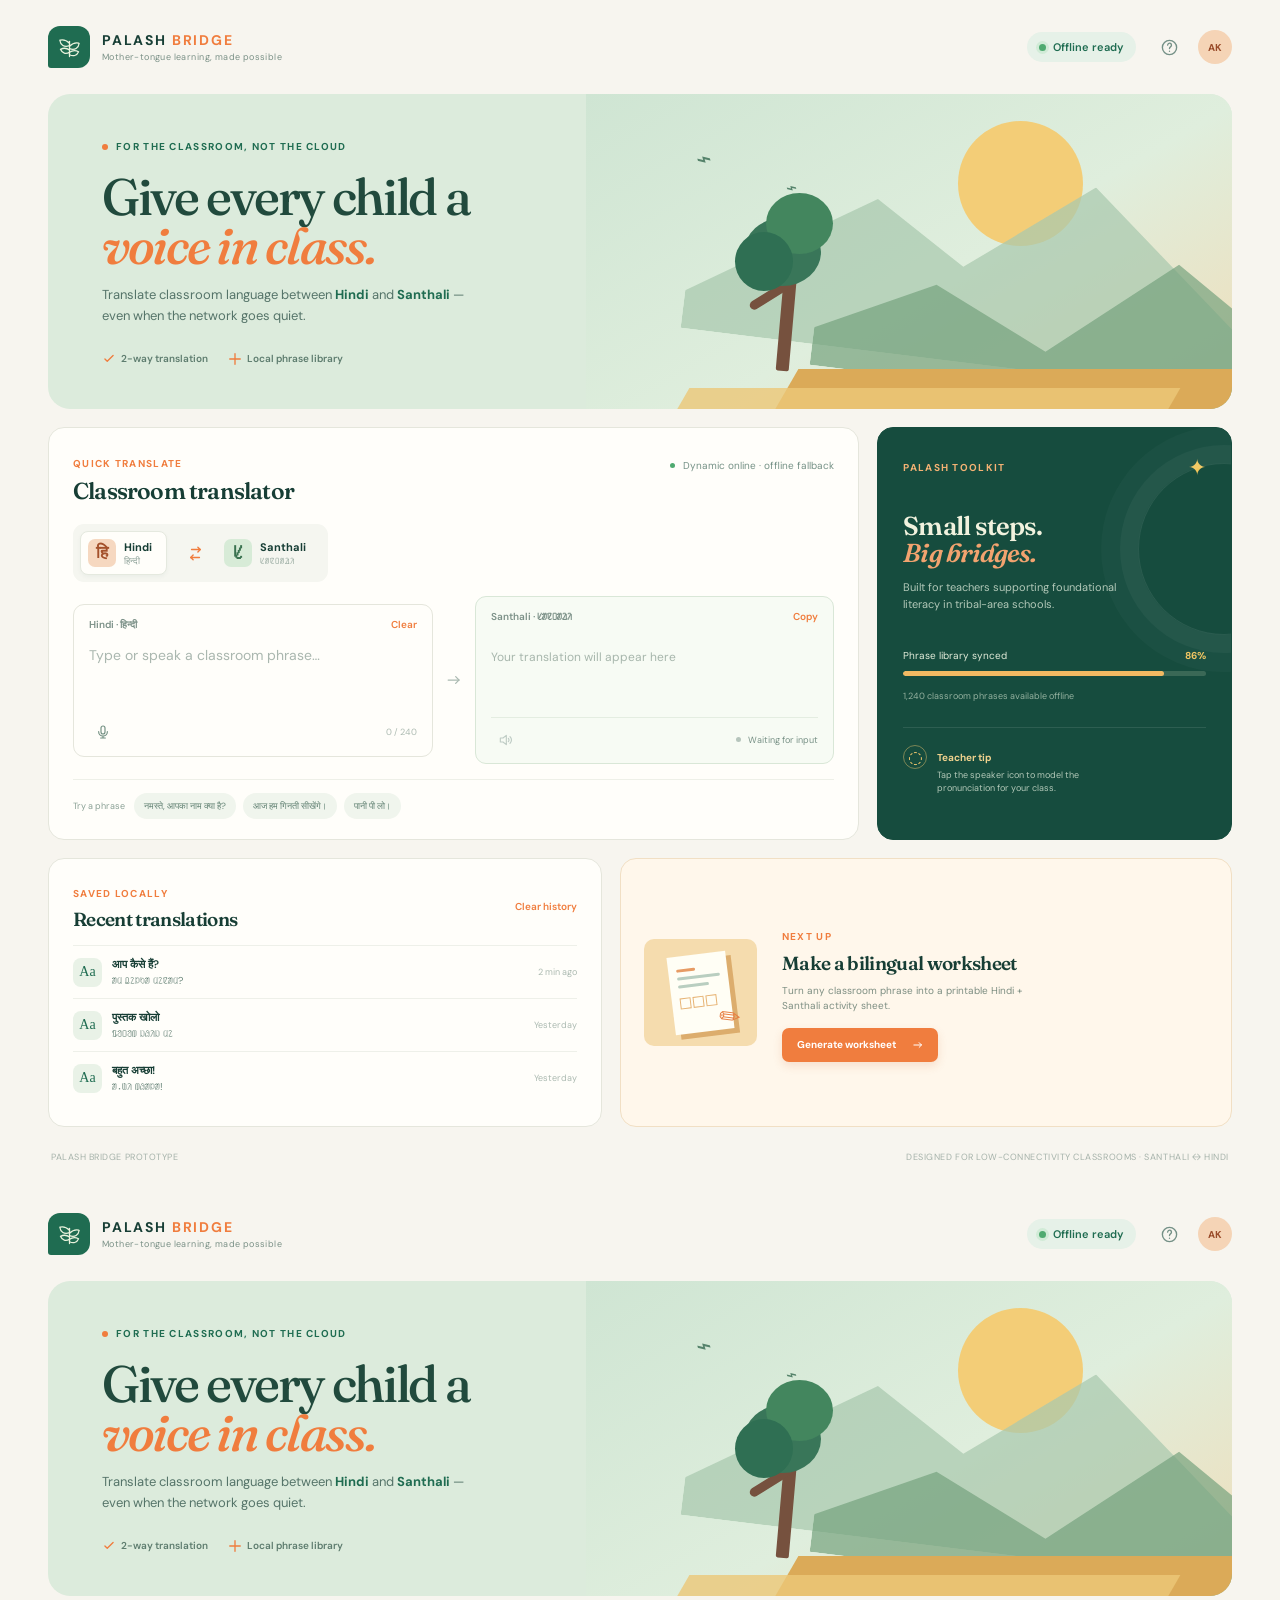
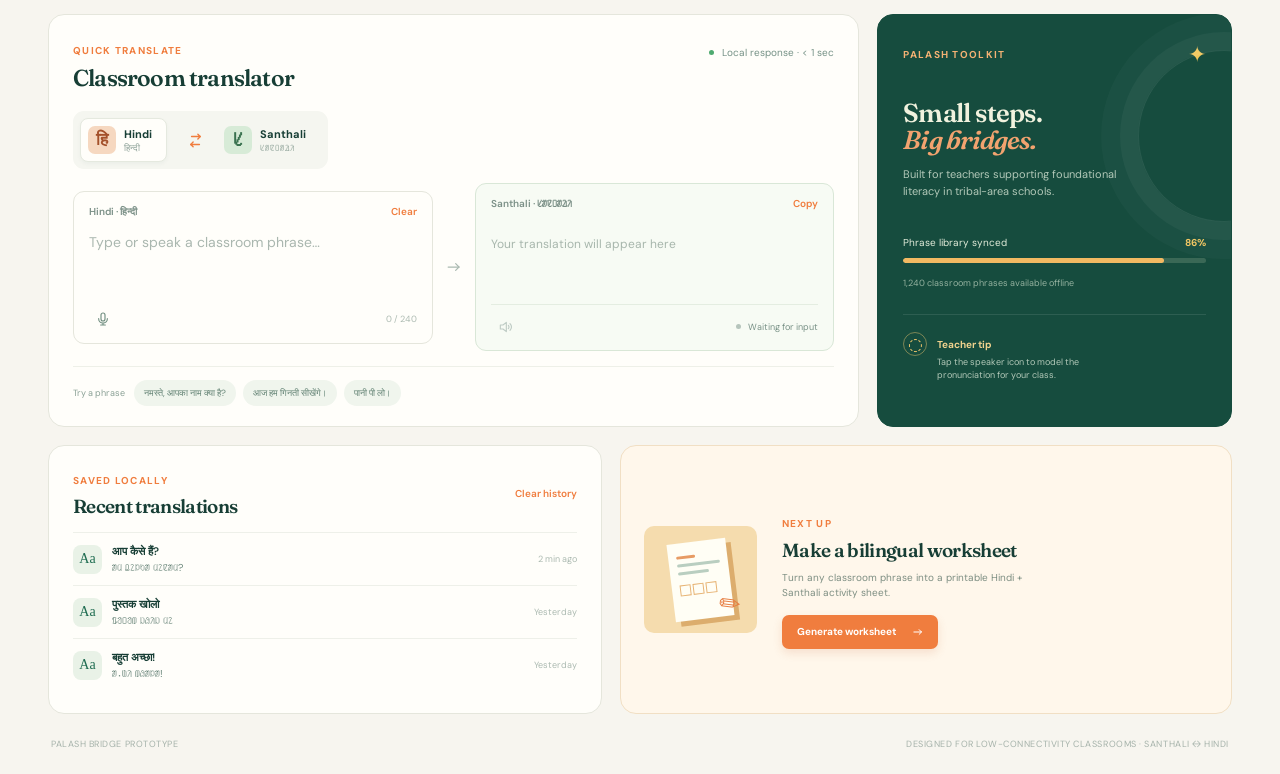
<file: index.html>
<!doctype html>
<html lang="en">
  <head>
    <meta charset="UTF-8" />
    <meta name="viewport" content="width=device-width, initial-scale=1.0" />
    <meta name="theme-color" content="#102e28" />
    <meta name="description" content="Palash Bridge — an offline-first Santhali and Hindi classroom translation prototype." />
    <link rel="icon" href="data:image/svg+xml,%3Csvg xmlns='http://www.w3.org/2000/svg' viewBox='0 0 48 48'%3E%3Crect width='48' height='48' rx='12' fill='%231f6c51'/%3E%3Cpath d='M24 39V14M24 17c-8-8-15-5-16-5 1 8 7 12 16 9M24 22c8-8 15-5 16-5-1 8-7 12-16 9M24 28c-7-5-13-2-15-1 3 7 9 8 15 5M24 32c7-5 13-2 15-1-3 7-9 8-15 5' fill='none' stroke='%23eaf3dd' stroke-linecap='round' stroke-linejoin='round' stroke-width='2.1'/%3E%3C/svg%3E" />
    <title>Palash Bridge · Santhali ↔ Hindi</title>
    <link rel="stylesheet" href="styles.css" />
  </head>
  <body>
    <div class="app-shell">
      <header class="topbar">
        <a class="brand" href="#" aria-label="Palash Bridge home">
          <span class="brand-mark" aria-hidden="true">
            <svg viewBox="0 0 48 48" role="img">
              <path d="M24 39V14" />
              <path d="M24 17c-8-8-15-5-16-5 1 8 7 12 16 9" />
              <path d="M24 22c8-8 15-5 16-5-1 8-7 12-16 9" />
              <path d="M24 28c-7-5-13-2-15-1 3 7 9 8 15 5" />
              <path d="M24 32c7-5 13-2 15-1-3 7-9 8-15 5" />
            </svg>
          </span>
          <span class="brand-copy">
            <strong>PALASH <em>BRIDGE</em></strong>
            <small>Mother-tongue learning, made possible</small>
          </span>
        </a>
        <div class="topbar-actions">
          <span class="offline-pill"><i></i> Offline ready</span>
          <button class="icon-button" id="helpButton" aria-label="About this prototype" title="About this prototype">
            <svg viewBox="0 0 24 24" aria-hidden="true"><circle cx="12" cy="12" r="9"></circle><path d="M9.7 9a2.4 2.4 0 1 1 3.8 1.9c-1.1.8-1.5 1.2-1.5 2.4"></path><path d="M12 16.7h.01"></path></svg>
          </button>
          <div class="avatar">AK</div>
        </div>
      </header>

      <main>
        <section class="hero">
          <div class="hero-copy">
            <span class="eyebrow"><span class="eyebrow-dot"></span> For the classroom, not the cloud</span>
            <h1>Give every child a<br /><span>voice in class.</span></h1>
            <p>Translate classroom language between <b>Hindi</b> and <b>Santhali</b> — even when the network goes quiet.</p>
            <div class="hero-meta">
              <span><svg viewBox="0 0 24 24" aria-hidden="true"><path d="m5 12 4 4L19 6"></path></svg> 2-way translation</span>
              <span><svg viewBox="0 0 24 24" aria-hidden="true"><path d="M12 3v18M3 12h18"></path></svg> Local phrase library</span>
            </div>
          </div>
          <div class="hero-art" aria-hidden="true">
            <div class="sun"></div>
            <div class="mountain mountain-back"></div>
            <div class="mountain mountain-front"></div>
            <div class="field field-one"></div>
            <div class="field field-two"></div>
            <div class="hero-tree">
              <span class="tree-trunk"></span>
              <span class="tree-crown crown-one"></span>
              <span class="tree-crown crown-two"></span>
              <span class="tree-crown crown-three"></span>
            </div>
            <span class="bird bird-one">⌁</span><span class="bird bird-two">⌁</span>
          </div>
        </section>

        <section class="workspace-grid">
          <div class="translator-card panel">
            <div class="panel-heading">
              <div>
                <span class="section-kicker">Quick translate</span>
                <h2>Classroom translator</h2>
              </div>
              <span class="latency"><i></i> Dynamic online · offline fallback</span>
            </div>

            <div class="language-switcher">
              <button class="language-tab active" data-source="hindi" type="button">
                <span class="language-script">हि</span>
                <span><b>Hindi</b><small>हिन्दी</small></span>
              </button>
              <button class="swap-button" id="swapButton" type="button" aria-label="Swap languages" title="Swap languages">
                <svg viewBox="0 0 24 24" aria-hidden="true"><path d="M7 7h11l-3-3"></path><path d="m18 7-3 3"></path><path d="M17 17H6l3 3"></path><path d="m6 17 3-3"></path></svg>
              </button>
              <button class="language-tab" data-source="santhali" type="button">
                <span class="language-script olchiki">ᱥ</span>
                <span><b>Santhali</b><small>ᱥᱟᱱᱛᱟᱲᱤ</small></span>
              </button>
            </div>

            <div class="translation-flow">
              <div class="translation-pane source-pane">
                <div class="pane-header">
                  <span id="sourceLabel">Hindi · हिन्दी</span>
                  <button class="text-action" id="clearButton" type="button">Clear</button>
                </div>
                <textarea id="sourceText" placeholder="Type or speak a classroom phrase…" aria-label="Text to translate"></textarea>
                <div class="pane-footer">
                  <button class="round-tool" id="micButton" type="button" aria-label="Speak phrase" title="Speak phrase">
                    <svg viewBox="0 0 24 24" aria-hidden="true"><rect x="9" y="3" width="6" height="12" rx="3"></rect><path d="M5.5 11.5a6.5 6.5 0 0 0 13 0M12 18v3M8.5 21h7"></path></svg>
                  </button>
                  <span class="char-count" id="charCount">0 / 240</span>
                </div>
              </div>
              <div class="flow-arrow" aria-hidden="true">
                <svg viewBox="0 0 24 24"><path d="M5 12h13"></path><path d="m14 8 4 4-4 4"></path></svg>
              </div>
              <div class="translation-pane output-pane">
                <div class="pane-header">
                  <span id="targetLabel">Santhali · ᱥᱟᱱᱛᱟᱲᱤ</span>
                  <button class="text-action" id="copyButton" type="button">Copy</button>
                </div>
                <div class="output-text" id="outputText"><span class="output-placeholder">Your translation will appear here</span></div>
                <div class="pane-footer output-tools">
                  <button class="round-tool" id="speakButton" type="button" aria-label="Listen to translation" title="Listen to translation" disabled>
                    <svg viewBox="0 0 24 24" aria-hidden="true"><path d="M5 9v6h4l5 4V5l-5 4H5Z"></path><path d="M17 9.5a4 4 0 0 1 0 5M19.5 7a7.5 7.5 0 0 1 0 10"></path></svg>
                  </button>
                  <span class="confidence" id="confidence"><i></i> Waiting for input</span>
                </div>
              </div>
            </div>
            <div class="suggestions">
              <span>Try a phrase</span>
              <button type="button" data-example="नमस्ते, आपका नाम क्या है?">नमस्ते, आपका नाम क्या है?</button>
              <button type="button" data-example="आज हम गिनती सीखेंगे।">आज हम गिनती सीखेंगे।</button>
              <button type="button" data-example="पानी पी लो।">पानी पी लो।</button>
            </div>
          </div>

          <aside class="insight-card panel">
            <div class="insight-header">
              <span class="section-kicker">PALASH toolkit</span>
              <span class="sparkle" aria-hidden="true">✦</span>
            </div>
            <h2>Small steps.<br /><em>Big bridges.</em></h2>
            <p>Built for teachers supporting foundational literacy in tribal-area schools.</p>
            <div class="progress-block">
              <div class="progress-label"><span>Phrase library synced</span><b>86%</b></div>
              <div class="progress-bar"><span style="width: 86%"></span></div>
              <small>1,240 classroom phrases available offline</small>
            </div>
            <div class="insight-rule"></div>
            <div class="tip">
              <span class="tip-icon">◌</span>
              <div><b>Teacher tip</b><p>Tap the speaker icon to model the pronunciation for your class.</p></div>
            </div>
          </aside>
        </section>

        <section class="lower-grid">
          <div class="recent-card panel">
            <div class="panel-heading compact">
              <div>
                <span class="section-kicker">Saved locally</span>
                <h2>Recent translations</h2>
              </div>
              <button class="text-action" id="clearHistoryButton" type="button">Clear history</button>
            </div>
            <div class="history-list" id="historyList">
              <div class="history-item">
                <span class="history-icon">Aa</span>
                <div><b>आप कैसे हैं?</b><small>ᱟᱢ ᱪᱮᱞᱠᱟ ᱢᱮᱱᱟᱢ?</small></div>
                <time>2 min ago</time>
              </div>
              <div class="history-item">
                <span class="history-icon">Aa</span>
                <div><b>पुस्तक खोलो</b><small>ᱯᱚᱛᱚᱵ ᱡᱷᱤᱡ ᱢᱮ</small></div>
                <time>Yesterday</time>
              </div>
              <div class="history-item">
                <span class="history-icon">Aa</span>
                <div><b>बहुत अच्छा!</b><small>ᱟᱹᱰᱤ ᱵᱷᱟᱞᱟ!</small></div>
                <time>Yesterday</time>
              </div>
            </div>
          </div>

          <div class="worksheet-card panel">
            <div class="worksheet-visual" aria-hidden="true">
              <div class="paper">
                <span class="paper-line short"></span><span class="paper-line"></span>
                <span class="paper-line medium"></span>
                <span class="paper-box"></span><span class="paper-box"></span><span class="paper-box"></span>
              </div>
              <span class="pencil">✎</span>
            </div>
            <div class="worksheet-copy">
              <span class="section-kicker">Next up</span>
              <h2>Make a bilingual worksheet</h2>
              <p>Turn any classroom phrase into a printable Hindi + Santhali activity sheet.</p>
              <button class="primary-button" id="worksheetButton" type="button">
                <span>Generate worksheet</span>
                <svg viewBox="0 0 24 24" aria-hidden="true"><path d="M5 12h13"></path><path d="m14 8 4 4-4 4"></path></svg>
              </button>
            </div>
          </div>
        </section>
      </main>
      <footer><span>PALASH BRIDGE prototype</span><span>Designed for low-connectivity classrooms · Santhali ↔ Hindi</span></footer>
    </div>

    <div class="toast" id="toast" role="status" aria-live="polite"></div>
    <dialog class="about-dialog" id="aboutDialog">
      <button class="dialog-close" id="dialogClose" aria-label="Close">×</button>
      <span class="section-kicker">About the prototype</span>
      <h2>A practical bridge for PALASH classrooms.</h2>
      <p>This demo uses a locally bundled Santhali phrase library for instant offline matches, plus a dynamic online translation path for words and sentences outside the starter library.</p>
      <div class="dialog-note"><b>Prototype scope</b><span>Hindi ↔ Santhali · phrase translation · speech hooks · worksheet preview</span></div>
    </dialog>

    <dialog class="worksheet-dialog" id="worksheetDialog">
      <button class="dialog-close" id="worksheetClose" aria-label="Close">×</button>
      <span class="section-kicker">Generated activity</span>
      <h2>Count together · गिनती सीखें</h2>
      <div class="worksheet-preview">
        <div><b>Hindi</b><span>गिनती बोलो: १ · २ · ३ · ४ · ५</span></div>
        <div><b>Santhali</b><span>ᱞᱮᱠᱷᱟ ᱨᱚᱲ: ᱑ · ᱒ · ᱓ · ᱔ · ᱕</span></div>
        <div class="worksheet-prompt"><b>Try it</b><span>Draw a line from each number to the matching dots.</span></div>
      </div>
      <button class="primary-button full-width" id="printButton" type="button">Print activity sheet</button>
    </dialog>
    <script src="app.js"></script>
  </body>
</html><!doctype html>
<html lang="en">
  <head>
    <meta charset="UTF-8" />
    <meta name="viewport" content="width=device-width, initial-scale=1.0" />
    <meta name="theme-color" content="#102e28" />
    <meta name="description" content="Palash Bridge — an offline-first Santhali and Hindi classroom translation prototype." />
    <link rel="icon" href="data:image/svg+xml,%3Csvg xmlns='http://www.w3.org/2000/svg' viewBox='0 0 48 48'%3E%3Crect width='48' height='48' rx='12' fill='%231f6c51'/%3E%3Cpath d='M24 39V14M24 17c-8-8-15-5-16-5 1 8 7 12 16 9M24 22c8-8 15-5 16-5-1 8-7 12-16 9M24 28c-7-5-13-2-15-1 3 7 9 8 15 5M24 32c7-5 13-2 15-1-3 7-9 8-15 5' fill='none' stroke='%23eaf3dd' stroke-linecap='round' stroke-linejoin='round' stroke-width='2.1'/%3E%3C/svg%3E" />
    <title>Palash Bridge · Santhali ↔ Hindi</title>
    <link rel="stylesheet" href="styles.css" />
  </head>
  <body>
    <div class="app-shell">
      <header class="topbar">
        <a class="brand" href="#" aria-label="Palash Bridge home">
          <span class="brand-mark" aria-hidden="true">
            <svg viewBox="0 0 48 48" role="img">
              <path d="M24 39V14" />
              <path d="M24 17c-8-8-15-5-16-5 1 8 7 12 16 9" />
              <path d="M24 22c8-8 15-5 16-5-1 8-7 12-16 9" />
              <path d="M24 28c-7-5-13-2-15-1 3 7 9 8 15 5" />
              <path d="M24 32c7-5 13-2 15-1-3 7-9 8-15 5" />
            </svg>
          </span>
          <span class="brand-copy">
            <strong>PALASH <em>BRIDGE</em></strong>
            <small>Mother-tongue learning, made possible</small>
          </span>
        </a>
        <div class="topbar-actions">
          <span class="offline-pill"><i></i> Offline ready</span>
          <button class="icon-button" id="helpButton" aria-label="About this prototype" title="About this prototype">
            <svg viewBox="0 0 24 24" aria-hidden="true"><circle cx="12" cy="12" r="9"></circle><path d="M9.7 9a2.4 2.4 0 1 1 3.8 1.9c-1.1.8-1.5 1.2-1.5 2.4"></path><path d="M12 16.7h.01"></path></svg>
          </button>
          <div class="avatar">AK</div>
        </div>
      </header>

      <main>
        <section class="hero">
          <div class="hero-copy">
            <span class="eyebrow"><span class="eyebrow-dot"></span> For the classroom, not the cloud</span>
            <h1>Give every child a<br /><span>voice in class.</span></h1>
            <p>Translate classroom language between <b>Hindi</b> and <b>Santhali</b> — even when the network goes quiet.</p>
            <div class="hero-meta">
              <span><svg viewBox="0 0 24 24" aria-hidden="true"><path d="m5 12 4 4L19 6"></path></svg> 2-way translation</span>
              <span><svg viewBox="0 0 24 24" aria-hidden="true"><path d="M12 3v18M3 12h18"></path></svg> Local phrase library</span>
            </div>
          </div>
          <div class="hero-art" aria-hidden="true">
            <div class="sun"></div>
            <div class="mountain mountain-back"></div>
            <div class="mountain mountain-front"></div>
            <div class="field field-one"></div>
            <div class="field field-two"></div>
            <div class="hero-tree">
              <span class="tree-trunk"></span>
              <span class="tree-crown crown-one"></span>
              <span class="tree-crown crown-two"></span>
              <span class="tree-crown crown-three"></span>
            </div>
            <span class="bird bird-one">⌁</span><span class="bird bird-two">⌁</span>
          </div>
        </section>

        <section class="workspace-grid">
          <div class="translator-card panel">
            <div class="panel-heading">
              <div>
                <span class="section-kicker">Quick translate</span>
                <h2>Classroom translator</h2>
              </div>
              <span class="latency"><i></i> Local response · &lt; 1 sec</span>
            </div>

            <div class="language-switcher">
              <button class="language-tab active" data-source="hindi" type="button">
                <span class="language-script">हि</span>
                <span><b>Hindi</b><small>हिन्दी</small></span>
              </button>
              <button class="swap-button" id="swapButton" type="button" aria-label="Swap languages" title="Swap languages">
                <svg viewBox="0 0 24 24" aria-hidden="true"><path d="M7 7h11l-3-3"></path><path d="m18 7-3 3"></path><path d="M17 17H6l3 3"></path><path d="m6 17 3-3"></path></svg>
              </button>
              <button class="language-tab" data-source="santhali" type="button">
                <span class="language-script olchiki">ᱥ</span>
                <span><b>Santhali</b><small>ᱥᱟᱱᱛᱟᱲᱤ</small></span>
              </button>
            </div>

            <div class="translation-flow">
              <div class="translation-pane source-pane">
                <div class="pane-header">
                  <span id="sourceLabel">Hindi · हिन्दी</span>
                  <button class="text-action" id="clearButton" type="button">Clear</button>
                </div>
                <textarea id="sourceText" placeholder="Type or speak a classroom phrase…" aria-label="Text to translate"></textarea>
                <div class="pane-footer">
                  <button class="round-tool" id="micButton" type="button" aria-label="Speak phrase" title="Speak phrase">
                    <svg viewBox="0 0 24 24" aria-hidden="true"><rect x="9" y="3" width="6" height="12" rx="3"></rect><path d="M5.5 11.5a6.5 6.5 0 0 0 13 0M12 18v3M8.5 21h7"></path></svg>
                  </button>
                  <span class="char-count" id="charCount">0 / 240</span>
                </div>
              </div>
              <div class="flow-arrow" aria-hidden="true">
                <svg viewBox="0 0 24 24"><path d="M5 12h13"></path><path d="m14 8 4 4-4 4"></path></svg>
              </div>
              <div class="translation-pane output-pane">
                <div class="pane-header">
                  <span id="targetLabel">Santhali · ᱥᱟᱱᱛᱟᱲᱤ</span>
                  <button class="text-action" id="copyButton" type="button">Copy</button>
                </div>
                <div class="output-text" id="outputText"><span class="output-placeholder">Your translation will appear here</span></div>
                <div class="pane-footer output-tools">
                  <button class="round-tool" id="speakButton" type="button" aria-label="Listen to translation" title="Listen to translation" disabled>
                    <svg viewBox="0 0 24 24" aria-hidden="true"><path d="M5 9v6h4l5 4V5l-5 4H5Z"></path><path d="M17 9.5a4 4 0 0 1 0 5M19.5 7a7.5 7.5 0 0 1 0 10"></path></svg>
                  </button>
                  <span class="confidence" id="confidence"><i></i> Waiting for input</span>
                </div>
              </div>
            </div>
            <div class="suggestions">
              <span>Try a phrase</span>
              <button type="button" data-example="नमस्ते, आपका नाम क्या है?">नमस्ते, आपका नाम क्या है?</button>
              <button type="button" data-example="आज हम गिनती सीखेंगे।">आज हम गिनती सीखेंगे।</button>
              <button type="button" data-example="पानी पी लो।">पानी पी लो।</button>
            </div>
          </div>

          <aside class="insight-card panel">
            <div class="insight-header">
              <span class="section-kicker">PALASH toolkit</span>
              <span class="sparkle" aria-hidden="true">✦</span>
            </div>
            <h2>Small steps.<br /><em>Big bridges.</em></h2>
            <p>Built for teachers supporting foundational literacy in tribal-area schools.</p>
            <div class="progress-block">
              <div class="progress-label"><span>Phrase library synced</span><b>86%</b></div>
              <div class="progress-bar"><span style="width: 86%"></span></div>
              <small>1,240 classroom phrases available offline</small>
            </div>
            <div class="insight-rule"></div>
            <div class="tip">
              <span class="tip-icon">◌</span>
              <div><b>Teacher tip</b><p>Tap the speaker icon to model the pronunciation for your class.</p></div>
            </div>
          </aside>
        </section>

        <section class="lower-grid">
          <div class="recent-card panel">
            <div class="panel-heading compact">
              <div>
                <span class="section-kicker">Saved locally</span>
                <h2>Recent translations</h2>
              </div>
              <button class="text-action" id="clearHistoryButton" type="button">Clear history</button>
            </div>
            <div class="history-list" id="historyList">
              <div class="history-item">
                <span class="history-icon">Aa</span>
                <div><b>आप कैसे हैं?</b><small>ᱟᱢ ᱪᱮᱞᱠᱟ ᱢᱮᱱᱟᱢ?</small></div>
                <time>2 min ago</time>
              </div>
              <div class="history-item">
                <span class="history-icon">Aa</span>
                <div><b>पुस्तक खोलो</b><small>ᱯᱚᱛᱚᱵ ᱡᱷᱤᱡ ᱢᱮ</small></div>
                <time>Yesterday</time>
              </div>
              <div class="history-item">
                <span class="history-icon">Aa</span>
                <div><b>बहुत अच्छा!</b><small>ᱟᱹᱰᱤ ᱵᱷᱟᱞᱟ!</small></div>
                <time>Yesterday</time>
              </div>
            </div>
          </div>

          <div class="worksheet-card panel">
            <div class="worksheet-visual" aria-hidden="true">
              <div class="paper">
                <span class="paper-line short"></span><span class="paper-line"></span>
                <span class="paper-line medium"></span>
                <span class="paper-box"></span><span class="paper-box"></span><span class="paper-box"></span>
              </div>
              <span class="pencil">✎</span>
            </div>
            <div class="worksheet-copy">
              <span class="section-kicker">Next up</span>
              <h2>Make a bilingual worksheet</h2>
              <p>Turn any classroom phrase into a printable Hindi + Santhali activity sheet.</p>
              <button class="primary-button" id="worksheetButton" type="button">
                <span>Generate worksheet</span>
                <svg viewBox="0 0 24 24" aria-hidden="true"><path d="M5 12h13"></path><path d="m14 8 4 4-4 4"></path></svg>
              </button>
            </div>
          </div>
        </section>
      </main>
      <footer><span>PALASH BRIDGE prototype</span><span>Designed for low-connectivity classrooms · Santhali ↔ Hindi</span></footer>
    </div>

    <div class="toast" id="toast" role="status" aria-live="polite"></div>
    <dialog class="about-dialog" id="aboutDialog">
      <button class="dialog-close" id="dialogClose" aria-label="Close">×</button>
      <span class="section-kicker">About the prototype</span>
      <h2>A practical bridge for PALASH classrooms.</h2>
      <p>This demo uses a locally bundled Santhali phrase library and lightweight matching, so the core translation flow keeps working without a network connection.</p>
      <div class="dialog-note"><b>Prototype scope</b><span>Hindi ↔ Santhali · phrase translation · speech hooks · worksheet preview</span></div>
    </dialog>

    <dialog class="worksheet-dialog" id="worksheetDialog">
      <button class="dialog-close" id="worksheetClose" aria-label="Close">×</button>
      <span class="section-kicker">Generated activity</span>
      <h2>Count together · गिनती सीखें</h2>
      <div class="worksheet-preview">
        <div><b>Hindi</b><span>गिनती बोलो: १ · २ · ३ · ४ · ५</span></div>
        <div><b>Santhali</b><span>ᱞᱮᱠᱷᱟ ᱨᱚᱲ: ᱑ · ᱒ · ᱓ · ᱔ · ᱕</span></div>
        <div class="worksheet-prompt"><b>Try it</b><span>Draw a line from each number to the matching dots.</span></div>
      </div>
      <button class="primary-button full-width" id="printButton" type="button">Print activity sheet</button>
    </dialog>
    <script src="app.js"></script>
  </body>
</html>
</file>
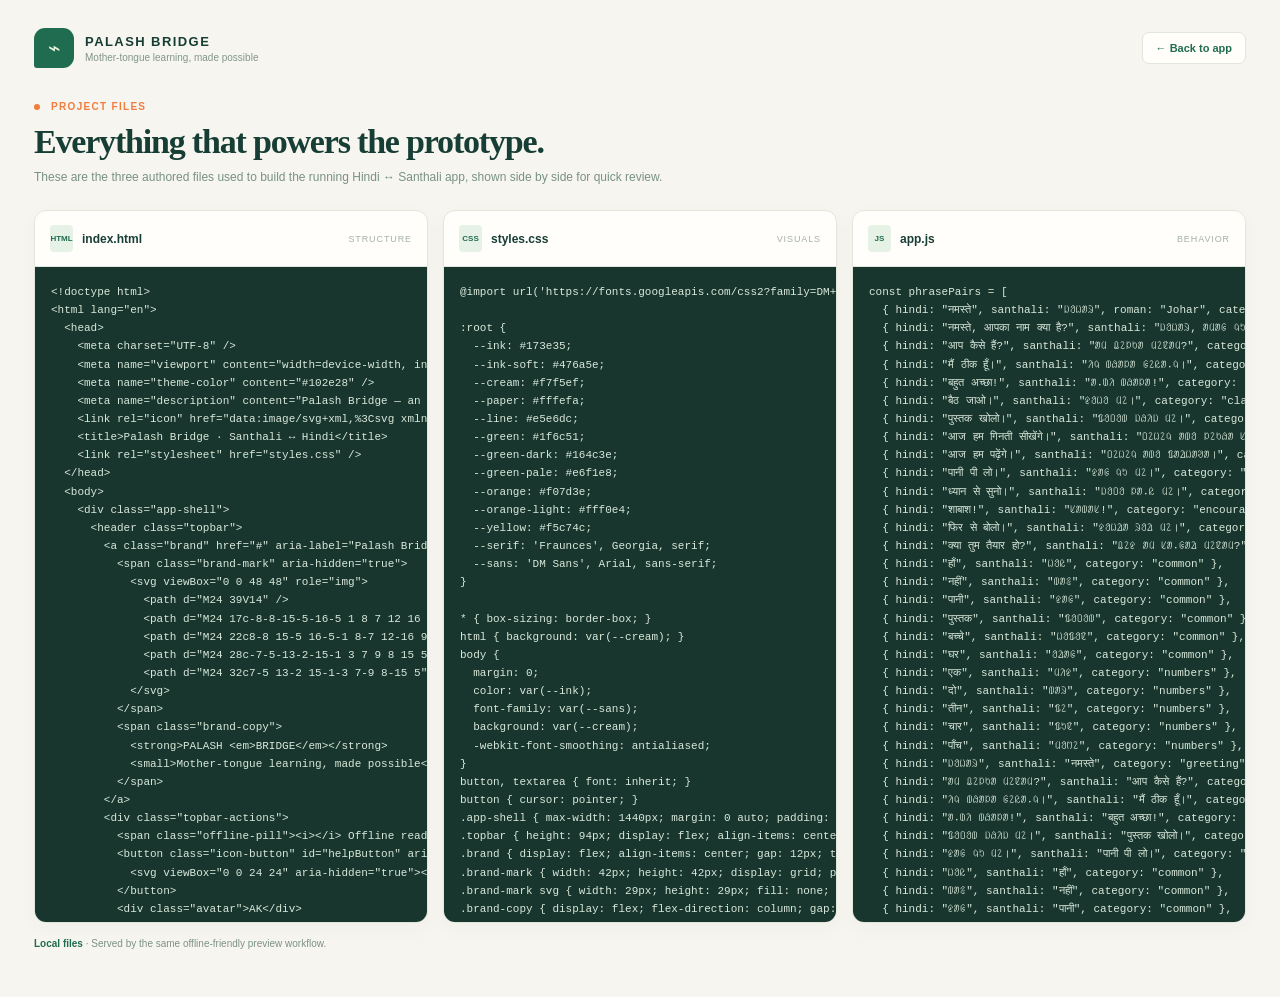
<file: files.html>
<!doctype html>
<html lang="en">
  <head>
    <meta charset="UTF-8" />
    <meta name="viewport" content="width=device-width, initial-scale=1.0" />
    <meta name="theme-color" content="#102e28" />
    <title>Palash Bridge · Project files</title>
    <style>
      :root { --ink:#173e35; --muted:#789186; --cream:#f7f5ef; --paper:#fffefa; --line:#e1e7dd; --green:#1f6c51; --orange:#f07d3e; --code:#18352e; }
      * { box-sizing:border-box; }
      body { margin:0; color:var(--ink); background:var(--cream); font-family:Arial, sans-serif; }
      .shell { max-width:1500px; margin:0 auto; padding:28px 34px 38px; }
      header { display:flex; justify-content:space-between; align-items:center; gap:20px; margin-bottom:28px; }
      .brand { display:flex; align-items:center; gap:11px; color:var(--ink); text-decoration:none; }
      .mark { width:40px; height:40px; display:grid; place-items:center; border-radius:11px 11px 11px 3px; color:#eaf3dd; background:var(--green); font-size:21px; }
      .brand strong { display:block; font-size:13px; letter-spacing:.11em; }.brand small { display:block; color:#81968b; font-size:10px; margin-top:3px; }
      .back { padding:9px 13px; border:1px solid var(--line); border-radius:7px; color:var(--green); background:var(--paper); text-decoration:none; font-size:11px; font-weight:700; }
      .back:hover { border-color:#b8d1bc; background:#f2f8f0; }
      .eyebrow { color:var(--orange); text-transform:uppercase; letter-spacing:.13em; font-size:10px; font-weight:bold; }.dot { display:inline-block; width:6px; height:6px; margin-right:7px; border-radius:50%; background:var(--orange); }
      h1 { margin:9px 0 7px; font:600 34px Georgia, serif; letter-spacing:-.035em; } header + .intro p { margin:0; color:var(--muted); font-size:12px; line-height:1.5; }
      .lanes { display:grid; grid-template-columns:repeat(3, minmax(0, 1fr)); gap:15px; margin-top:24px; }
      .lane { overflow:hidden; border:1px solid var(--line); border-radius:12px; background:var(--paper); box-shadow:0 6px 20px #244c3c08; }
      .lane-head { display:flex; align-items:center; justify-content:space-between; padding:14px 15px; border-bottom:1px solid var(--line); }
      .file-name { display:flex; align-items:center; gap:9px; font-size:12px; font-weight:700; }.file-icon { width:23px; height:27px; display:grid; place-items:center; color:var(--green); background:#e7f2e6; border-radius:4px; font-size:8px; font-weight:800; }
      .file-type { color:#a3b1a9; font-size:9px; text-transform:uppercase; letter-spacing:.1em; }
      pre { height:calc(100vh - 245px); min-height:440px; overflow:auto; margin:0; padding:16px; color:#d9e9db; background:var(--code); font:11px/1.65 ui-monospace, SFMono-Regular, Menlo, monospace; tab-size:2; white-space:pre; }
      .status { margin-top:15px; color:#7c9185; font-size:10px; }.status b { color:var(--green); }
      @media (max-width:900px) { .shell { padding:22px 16px 28px; }.lanes { grid-template-columns:1fr; }.lane pre { height:350px; min-height:0; } header { align-items:flex-start; } }
    </style>
  </head>
  <body>
    <div class="shell">
      <header>
        <a href="/" class="brand"><span class="mark">⌁</span><span><strong>PALASH BRIDGE</strong><small>Mother-tongue learning, made possible</small></span></a>
        <a href="/" class="back">← Back to app</a>
      </header>
      <section class="intro">
        <span class="eyebrow"><span class="dot"></span> Project files</span>
        <h1>Everything that powers the prototype.</h1>
        <p>These are the three authored files used to build the running Hindi ↔ Santhali app, shown side by side for quick review.</p>
      </section>
      <div class="lanes">
        <section class="lane"><div class="lane-head"><span class="file-name"><span class="file-icon">HTML</span> index.html</span><span class="file-type">structure</span></div><pre id="html-code">Loading…</pre></section>
        <section class="lane"><div class="lane-head"><span class="file-name"><span class="file-icon">CSS</span> styles.css</span><span class="file-type">visuals</span></div><pre id="css-code">Loading…</pre></section>
        <section class="lane"><div class="lane-head"><span class="file-name"><span class="file-icon">JS</span> app.js</span><span class="file-type">behavior</span></div><pre id="js-code">Loading…</pre></section>
      </div>
      <p class="status"><b>Local files</b> · Served by the same offline-friendly preview workflow.</p>
    </div>
    <script>
      Promise.all([
        ["html-code", "index.html"],
        ["css-code", "styles.css"],
        ["js-code", "app.js"]
      ].map(async ([id, file]) => {
        const response = await fetch(file);
        document.getElementById(id).textContent = await response.text();
      })).catch(() => {
        document.querySelectorAll("pre").forEach((node) => node.textContent = "Unable to load this file in the preview.");
      });
    </script>
  </body>
</html>
</file>
<file: styles.css>
@import url('https://fonts.googleapis.com/css2?family=DM+Sans:wght@400;500;600;700&family=Fraunces:opsz,wght@9..144,500;9..144,600&display=swap');

:root {
  --ink: #173e35;
  --ink-soft: #476a5e;
  --cream: #f7f5ef;
  --paper: #fffefa;
  --line: #e5e6dc;
  --green: #1f6c51;
  --green-dark: #164c3e;
  --green-pale: #e6f1e8;
  --orange: #f07d3e;
  --orange-light: #fff0e4;
  --yellow: #f5c74c;
  --serif: 'Fraunces', Georgia, serif;
  --sans: 'DM Sans', Arial, sans-serif;
}

* { box-sizing: border-box; }
html { background: var(--cream); }
body {
  margin: 0;
  color: var(--ink);
  font-family: var(--sans);
  background: var(--cream);
  -webkit-font-smoothing: antialiased;
}
button, textarea { font: inherit; }
button { cursor: pointer; }
.app-shell { max-width: 1440px; margin: 0 auto; padding: 0 48px 24px; overflow: hidden; }
.topbar { height: 94px; display: flex; align-items: center; justify-content: space-between; }
.brand { display: flex; align-items: center; gap: 12px; text-decoration: none; color: var(--ink); }
.brand-mark { width: 42px; height: 42px; display: grid; place-items: center; background: var(--green); border-radius: 12px 12px 12px 3px; }
.brand-mark svg { width: 29px; height: 29px; fill: none; stroke: #eaf3dd; stroke-linecap: round; stroke-linejoin: round; stroke-width: 2.1; }
.brand-copy { display: flex; flex-direction: column; gap: 2px; }
.brand-copy strong { font-size: 14px; letter-spacing: .13em; font-weight: 700; }
.brand-copy em { color: var(--orange); font-style: normal; }
.brand-copy small { color: #7b9187; font-size: 9px; letter-spacing: .045em; }
.topbar-actions { display: flex; align-items: center; gap: 18px; }
.offline-pill { display: flex; align-items: center; gap: 7px; background: var(--green-pale); color: var(--green); border-radius: 20px; padding: 8px 12px; font-size: 11px; font-weight: 600; }
.offline-pill i, .latency i, .confidence i { width: 7px; height: 7px; display: block; border-radius: 50%; background: #4faa70; box-shadow: 0 0 0 3px #d1ebd7; }
.icon-button, .round-tool, .swap-button { border: 0; background: transparent; color: #749086; display: grid; place-items: center; }
.icon-button { width: 26px; height: 26px; }
.icon-button svg, .round-tool svg, .swap-button svg, .hero-meta svg, .primary-button svg { width: 19px; height: 19px; fill: none; stroke: currentColor; stroke-width: 1.7; stroke-linecap: round; stroke-linejoin: round; }
.icon-button:hover, .round-tool:hover { color: var(--green); }
.avatar { height: 34px; width: 34px; border-radius: 50%; display: grid; place-items: center; color: #9a4c2a; background: #f5d4b6; font-size: 10px; font-weight: 700; }
.hero { display: grid; grid-template-columns: 1fr 1.2fr; min-height: 315px; background: #dcebdc; border-radius: 22px; overflow: hidden; position: relative; }
.hero-copy { padding: 46px 0 38px 54px; z-index: 2; }
.eyebrow, .section-kicker { color: var(--orange); font-size: 10px; font-weight: 700; letter-spacing: .13em; text-transform: uppercase; }
.eyebrow { display: flex; gap: 8px; align-items: center; color: var(--green); }
.eyebrow-dot { width: 6px; height: 6px; background: var(--orange); border-radius: 50%; }
h1, h2, p { margin: 0; }
h1 { font-family: var(--serif); font-weight: 500; letter-spacing: -.045em; line-height: .96; font-size: clamp(38px, 4vw, 59px); margin: 19px 0 15px; color: #214a3d; }
h1 span { color: var(--orange); font-style: italic; }
.hero-copy > p { color: #557469; line-height: 1.6; max-width: 390px; font-size: 13px; }
.hero-copy > p b { color: var(--green); }
.hero-meta { display: flex; gap: 20px; margin-top: 25px; color: #5d7c6e; font-size: 10px; font-weight: 600; }
.hero-meta span { display: flex; align-items: center; gap: 5px; }
.hero-meta svg { width: 14px; height: 14px; color: var(--orange); stroke-width: 2.3; }
.hero-art { min-height: 315px; position: relative; overflow: hidden; background: linear-gradient(150deg, #cfe5d3 0%, #dfeedd 56%, #f0ddb8 100%); }
.sun { width: 125px; height: 125px; border-radius: 50%; position: absolute; top: 27px; right: 23%; background: #f7c967; opacity: .86; }
.mountain { position: absolute; width: 90%; height: 190px; bottom: 45px; transform: rotate(7deg); }
.mountain-back { left: 16%; background: #a9c9af; clip-path: polygon(0 80%, 31% 20%, 47% 50%, 68% 0, 100% 80%, 100% 100%, 0 100%); opacity: .72; }
.mountain-front { left: 36%; bottom: 8px; background: #73a17c; clip-path: polygon(0 80%, 20% 50%, 40% 78%, 61% 24%, 82% 65%, 100% 37%, 100% 100%, 0 100%); opacity: .68; }
.field { position: absolute; bottom: 0; height: 88px; width: 76%; right: -5%; transform: skewX(-30deg); }
.field-one { background: #dbaa58; bottom: -48px; }
.field-two { background: #edc878; bottom: -67px; right: 12%; opacity: .8; }
.hero-tree { position: absolute; bottom: 38px; left: 23%; width: 100px; height: 180px; }
.tree-trunk { position: absolute; left: 45px; bottom: 0; width: 13px; height: 100px; background: #76513e; border-radius: 6px 6px 2px 2px; transform: rotate(5deg); }
.tree-trunk:after { content: ''; position: absolute; top: 19px; left: -36px; width: 54px; height: 9px; background: #76513e; border-radius: 8px; transform: rotate(-37deg); }
.tree-crown { position: absolute; border-radius: 50%; background: #397659; }
.crown-one { width: 77px; height: 68px; top: 27px; left: 9px; }.crown-two { width: 67px; height: 61px; top: 2px; left: 31px; background: #43865e; }.crown-three { width: 58px; height: 59px; top: 41px; left: 0; background: #2f6f53; }
.bird { position: absolute; color: #55836b; font-size: 25px; transform: rotate(-17deg); }.bird-one { top: 48px; left: 17%; }.bird-two { top: 82px; left: 31%; font-size: 18px; }
.workspace-grid { display: grid; grid-template-columns: minmax(0, 1.67fr) minmax(270px, .73fr); gap: 18px; margin-top: 18px; }
.panel { background: var(--paper); border: 1px solid var(--line); border-radius: 16px; }
.translator-card { padding: 23px 24px 20px; }
.panel-heading { display: flex; align-items: flex-start; justify-content: space-between; gap: 20px; margin-bottom: 19px; }
.panel-heading h2, .insight-card h2, .worksheet-copy h2 { margin-top: 5px; font-family: var(--serif); font-size: 23px; letter-spacing: -.035em; font-weight: 600; }
.latency { display: flex; align-items: center; gap: 8px; color: #759186; font-size: 10px; padding-top: 8px; }
.latency i { width: 5px; height: 5px; box-shadow: none; }
.language-switcher { display: flex; align-items: center; gap: 13px; background: #f5f6f0; border-radius: 11px; padding: 7px; width: fit-content; margin-bottom: 14px; }
.language-tab { display: flex; gap: 8px; align-items: center; text-align: left; padding: 7px 14px 7px 7px; border: 1px solid transparent; border-radius: 8px; background: transparent; color: var(--ink); }
.language-tab.active { background: var(--paper); border-color: #e5e9df; box-shadow: 0 2px 4px #214a3d0b; }
.language-script { width: 28px; height: 28px; border-radius: 7px; display: grid; place-items: center; background: #f6d8c0; color: #a4512b; font-family: Georgia, serif; font-size: 17px; font-weight: 700; }
.language-script.olchiki { color: #39724f; background: #d7ebd7; font-size: 19px; }
.language-tab b { display: block; font-size: 11px; font-weight: 700; }.language-tab small { display: block; margin-top: 1px; color: #8ca097; font-size: 9px; }
.swap-button { width: 23px; height: 23px; color: var(--orange); }.swap-button:hover { transform: rotate(180deg); transition: .25s ease; }
.translation-flow { display: grid; grid-template-columns: 1fr 24px 1fr; align-items: center; gap: 9px; }
.translation-pane { border: 1px solid var(--line); border-radius: 11px; min-height: 153px; display: flex; flex-direction: column; padding: 13px 15px 10px; }
.output-pane { background: #f7fbf4; border-color: #d9e7d7; }
.pane-header, .pane-footer { display: flex; align-items: center; justify-content: space-between; }.pane-header { color: #7b9087; font-size: 10px; font-weight: 600; }
.text-action { border: 0; color: var(--orange); background: transparent; font-size: 10px; font-weight: 600; padding: 0; }.text-action:hover { text-decoration: underline; }
textarea { resize: none; width: 100%; flex: 1; min-height: 78px; border: 0; outline: 0; color: var(--ink); background: transparent; line-height: 1.5; padding: 14px 0 3px; font-size: 14px; }
textarea::placeholder { color: #aab7af; }.char-count { color: #adbbb2; font-size: 9px; }
.round-tool { width: 27px; height: 27px; color: #6f8d7f; }.round-tool:disabled { color: #bfccc5; cursor: default; }.round-tool svg { width: 16px; height: 16px; }
.output-text { flex: 1; min-height: 94px; padding: 17px 0 3px; color: var(--green); font-family: var(--serif); font-size: 20px; line-height: 1.35; }
.output-placeholder { color: #a7b6ac; font-family: var(--sans); font-size: 12px; }
.output-tools { border-top: 1px solid #e4ede1; padding-top: 8px; }.confidence { display: flex; align-items: center; gap: 7px; color: #789186; font-size: 9px; }.confidence i { width: 5px; height: 5px; box-shadow: none; background: #b6c5bc; }
.confidence.ready { color: #4f8565; }.confidence.ready i { background: #4faa70; }
.flow-arrow { display: grid; place-items: center; color: #abbab1; }.flow-arrow svg { width: 20px; stroke: currentColor; fill: none; stroke-linecap: round; stroke-width: 1.5; }
.suggestions { border-top: 1px solid #eef0e8; margin-top: 15px; padding-top: 13px; display: flex; align-items: center; gap: 7px; flex-wrap: wrap; }.suggestions > span { color: #8aa095; font-size: 9px; margin-right: 2px; }.suggestions button { color: #618173; background: #f0f5ed; border: 0; border-radius: 20px; font-size: 9px; padding: 7px 10px; }.suggestions button:hover { background: #e1eee1; color: var(--green); }
.insight-card { background: var(--green-dark); border-color: var(--green-dark); color: #f1f2de; padding: 25px 25px 22px; position: relative; overflow: hidden; }.insight-card:after { content: ''; position: absolute; width: 170px; height: 170px; border: 1px solid #ffffff16; border-radius: 50%; right: -79px; top: 35px; box-shadow: 0 0 0 18px #ffffff0a, 0 0 0 37px #ffffff06; }.insight-header { display: flex; justify-content: space-between; align-items: center; }.insight-card .section-kicker { color: #f4b274; }.sparkle { color: #f1c75c; font-size: 22px; }.insight-card h2 { font-size: 26px; line-height: 1.04; margin-top: 31px; position: relative; z-index: 1; }.insight-card h2 em { color: #f2a36f; font-style: italic; }.insight-card > p { color: #b2c8b8; font-size: 11px; line-height: 1.55; margin-top: 12px; max-width: 220px; }.progress-block { margin-top: 36px; }.progress-label { display: flex; justify-content: space-between; color: #e3ecda; font-size: 10px; }.progress-label b { color: #f3c660; }.progress-bar { height: 5px; background: #3a6856; border-radius: 8px; margin: 9px 0 7px; overflow: hidden; }.progress-bar span { display: block; background: #f2b962; height: 100%; border-radius: inherit; }.progress-block small { color: #94b19f; font-size: 9px; }.insight-rule { height: 1px; background: #ffffff19; margin: 23px 0 17px; }.tip { display: flex; gap: 10px; }.tip-icon { width: 24px; height: 24px; border: 1px solid #e3bf6f7d; border-radius: 50%; color: #f4c96d; display: grid; place-items: center; font-size: 17px; }.tip b { font-size: 10px; color: #f0d28e; }.tip p { color: #b2c8b8; font-size: 9px; line-height: 1.4; margin-top: 3px; max-width: 170px; }
.lower-grid { display: grid; grid-template-columns: .95fr 1.05fr; gap: 18px; margin-top: 18px; }.recent-card { padding: 22px 24px; }.panel-heading.compact { margin-bottom: 14px; align-items: center; }.panel-heading.compact h2 { font-size: 19px; }.history-list { display: flex; flex-direction: column; }.history-item { display: grid; grid-template-columns: 29px 1fr auto; gap: 10px; align-items: center; border-top: 1px solid #eef0e9; padding: 11px 0; }.history-icon { width: 29px; height: 29px; border-radius: 8px; display: grid; place-items: center; color: var(--green); background: #e9f2e7; font-family: Georgia, serif; font-size: 14px; }.history-item b { display: block; font-size: 11px; font-weight: 600; }.history-item small { color: #688579; display: block; font-size: 10px; margin-top: 3px; }.history-item time { color: #acbab1; font-size: 9px; }.worksheet-card { display: flex; align-items: center; background: #fff7eb; border-color: #f1dfc4; padding: 17px 23px; gap: 25px; }.worksheet-visual { width: 113px; min-width: 113px; height: 107px; display: grid; place-items: center; position: relative; background: #f5dcae; border-radius: 10px; overflow: hidden; }.paper { width: 59px; height: 78px; padding: 13px 8px; position: relative; transform: rotate(-7deg); background: #fffef5; box-shadow: 5px 5px 0 #dcad6d; }.paper-line { display: block; height: 3px; width: 100%; border-radius: 2px; background: #b9cec0; margin-bottom: 5px; }.paper-line.short { width: 45%; background: #e79b64; }.paper-line.medium { width: 73%; }.paper-box { display: inline-block; width: 11px; height: 11px; margin: 5px 2px 0 0; border: 1px solid #e7b475; }.pencil { position: absolute; bottom: 13px; right: 16px; color: #e77f43; font-size: 25px; transform: rotate(-38deg); }.worksheet-copy { padding: 3px 0; }.worksheet-copy h2 { font-size: 19px; margin-top: 6px; }.worksheet-copy p { color: #7d8e82; font-size: 10px; line-height: 1.5; margin: 8px 0 15px; max-width: 270px; }.primary-button { display: inline-flex; align-items: center; gap: 15px; color: white; background: var(--orange); border: 0; padding: 10px 13px 10px 15px; border-radius: 7px; font-size: 10px; font-weight: 700; box-shadow: 0 4px 10px #c5663029; }.primary-button:hover { background: #d8682e; transform: translateY(-1px); }.primary-button svg { width: 14px; height: 14px; }
footer { display: flex; justify-content: space-between; color: #a5b2aa; font-size: 9px; letter-spacing: .06em; padding: 24px 3px 0; text-transform: uppercase; }
.toast { position: fixed; left: 50%; bottom: 27px; transform: translate(-50%, 20px); background: var(--ink); color: #f6f4e9; padding: 11px 17px; border-radius: 8px; font-size: 11px; opacity: 0; pointer-events: none; transition: .25s ease; z-index: 10; box-shadow: 0 8px 25px #183e3525; }.toast.show { opacity: 1; transform: translate(-50%, 0); }
dialog { border: 0; border-radius: 16px; padding: 31px; width: min(430px, calc(100vw - 32px)); color: var(--ink); background: var(--paper); box-shadow: 0 20px 70px #163e3550; }.about-dialog::backdrop, .worksheet-dialog::backdrop { background: #143d3585; backdrop-filter: blur(3px); }.dialog-close { position: absolute; top: 13px; right: 15px; border: 0; background: transparent; color: #92a49a; font-size: 22px; line-height: 1; }.dialog-close:hover { color: var(--orange); }dialog h2 { font-family: var(--serif); font-size: 26px; line-height: 1.1; margin: 12px 0; }dialog p { color: #6d8478; font-size: 12px; line-height: 1.6; }.dialog-note { background: #f2f6ec; border-radius: 8px; padding: 12px; margin-top: 19px; display: flex; flex-direction: column; gap: 4px; font-size: 10px; }.dialog-note span { color: #709080; }.worksheet-preview { border: 1px solid #e2e9da; border-radius: 9px; padding: 14px; margin: 20px 0; display: flex; flex-direction: column; gap: 11px; }.worksheet-preview > div { display: flex; flex-direction: column; gap: 4px; }.worksheet-preview b { color: var(--orange); font-size: 10px; text-transform: uppercase; letter-spacing: .08em; }.worksheet-preview span { font-size: 14px; color: var(--green); }.worksheet-prompt { border-top: 1px dashed #d8dfd3; padding-top: 10px; }.worksheet-prompt span { font-size: 11px; color: #708779; }.full-width { width: 100%; justify-content: space-between; }
@media (max-width: 950px) { .app-shell { padding: 0 24px 22px; }.hero-copy { padding-left: 34px; }.workspace-grid, .lower-grid { grid-template-columns: 1fr; }.insight-card { min-height: 250px; }.progress-block { margin-top: 22px; } }
@media (max-width: 620px) { .app-shell { padding: 0 14px 18px; }.topbar { height: 75px; }.brand-copy small, .topbar-actions .icon-button { display: none; }.brand-copy strong { font-size: 12px; }.topbar-actions { gap: 8px; }.hero { display: block; min-height: 470px; }.hero-copy { padding: 34px 25px 0; }.hero-art { height: 215px; min-height: 0; margin-top: 8px; }.sun { width: 90px; height: 90px; }.hero-tree { transform: scale(.75); transform-origin: bottom left; left: 18%; }.workspace-grid { margin-top: 14px; }.translator-card { padding: 18px 14px 15px; }.panel-heading { flex-direction: column; gap: 6px; }.latency { padding-top: 0; }.language-switcher { width: 100%; justify-content: space-between; gap: 3px; }.language-tab { padding-right: 6px; }.translation-flow { grid-template-columns: 1fr; gap: 8px; }.flow-arrow { transform: rotate(90deg); height: 17px; }.translation-pane { min-height: 145px; }.suggestions { align-items: flex-start; }.suggestions > span { width: 100%; margin-bottom: 2px; }.insight-card { min-height: auto; }.worksheet-card { align-items: flex-start; gap: 15px; padding: 15px; }.worksheet-visual { width: 86px; min-width: 86px; height: 104px; }.footer, footer { flex-direction: column; gap: 7px; }.hero-meta { gap: 11px; flex-wrap: wrap; } }
</file>
